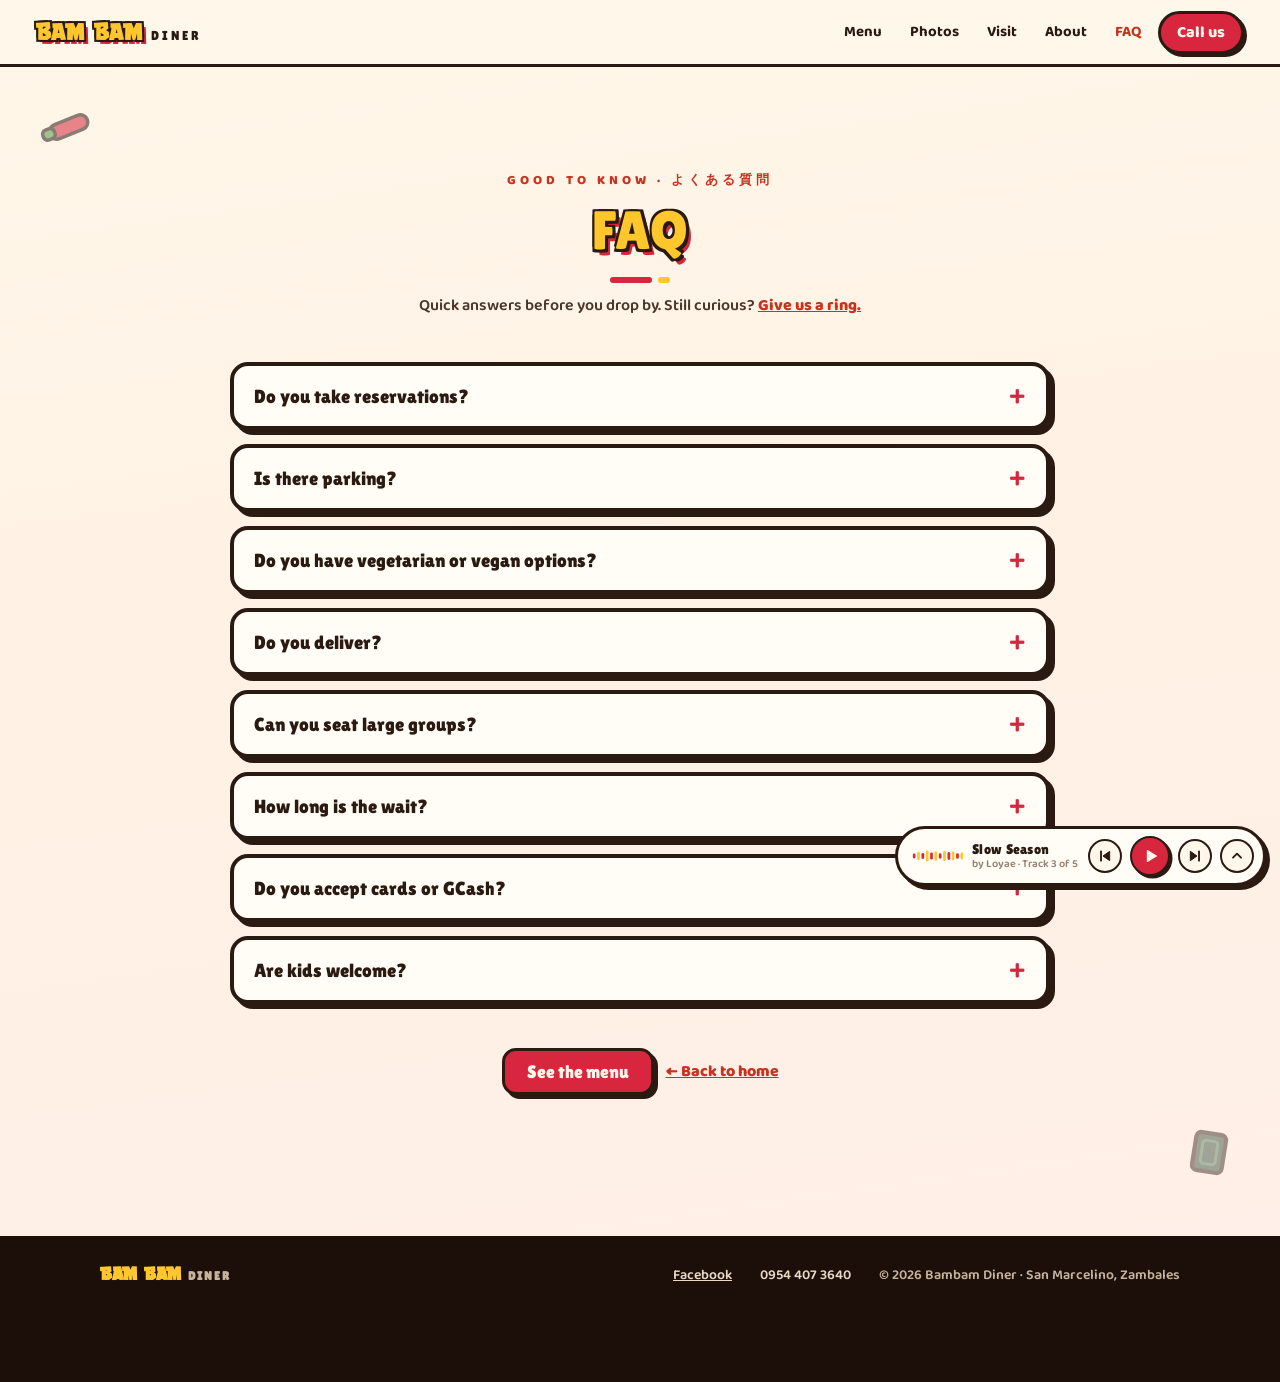
<file: faq.html>
<!DOCTYPE html>
<html lang="en">
<head>
  <meta charset="utf-8">
  <meta name="viewport" content="width=device-width, initial-scale=1">
  <title>FAQ — Bambam Diner · San Marcelino, Zambales</title>
  <meta name="description" content="Frequently asked questions about Bambam Diner — reservations, parking, vegetarian options, delivery, group seating, wait times, and payment.">
  <link rel="icon" href="data:image/svg+xml,<svg xmlns=%22http://www.w3.org/2000/svg%22 viewBox=%220 0 100 100%22><ellipse cx=%2250%22 cy=%2240%22 rx=%2242%22 ry=%2210%22 fill=%22%23FFC72C%22 stroke=%22%232B1A12%22 stroke-width=%225%22/><path d=%22M11 40 L21 78 Q50 92 79 78 L89 40%22 fill=%22%23D7263D%22 stroke=%22%232B1A12%22 stroke-width=%225%22 stroke-linejoin=%22round%22/><path d=%22M25 38 q12 -10 25 0 t25 0%22 fill=%22none%22 stroke=%22%23FFF7E9%22 stroke-width=%226%22 stroke-linecap=%22round%22/></svg>">
  <link rel="preconnect" href="https://fonts.googleapis.com">
  <link rel="preconnect" href="https://fonts.gstatic.com" crossorigin>
  <link rel="preload" as="style" href="https://fonts.googleapis.com/css2?family=Baloo+2:wght@400..800&family=Lilita+One&display=swap" onload="this.onload=null;this.rel='stylesheet';window.__bbFontCss=1" onerror="window.__bbFontCss=1">
  <noscript><link rel="stylesheet" href="https://fonts.googleapis.com/css2?family=Baloo+2:wght@400..800&family=Lilita+One&display=swap"></noscript>
  <link rel="stylesheet" href="css/style.css">
  <link rel="preload" as="font" type="font/woff2" href="assets/fonts/GAMERIA.woff2" crossorigin>
  <style>
    /* Loading screen — critical CSS, inline so it paints before external assets.
       The reveal is a noren-curtain split: two striped panels slide off opposite
       edges (transform-only, duration set by JS for constant px/s velocity). */
    #bbLoader { position: fixed; inset: 0; z-index: 200; display: flex; align-items: center; justify-content: center; font-family: 'Lilita One', 'Trebuchet MS', cursive; }
    #bbLoader.done { pointer-events: none; }
    .bbl-panel { position: absolute; top: 0; bottom: 0; width: 50.4%; display: flex; align-items: center; justify-content: center; background: repeating-linear-gradient(90deg, #D7263D 0 26px, #C92E24 26px 34px); transition: transform .8s cubic-bezier(.7, 0, .3, 1); will-change: transform; }
    .bbl-panel::after { content: ''; position: absolute; top: 0; left: 0; right: 0; height: 12px; background: #2B1A12; }
    .bbl-panel-l { left: 0; border-right: 4px solid #2B1A12; }
    .bbl-panel-r { right: 0; border-left: 4px solid #2B1A12; }
    .bbl-glyph { font-size: clamp(70px, 12vw, 130px); font-weight: 800; color: rgba(255, 199, 44, .22); user-select: none; }
    #bbLoader.done .bbl-panel-l { transform: translateX(-103%); }
    #bbLoader.done .bbl-panel-r { transform: translateX(103%); }
    .bbl-center { position: relative; z-index: 1; display: flex; flex-direction: column; align-items: center; gap: 14px; transition: opacity .3s ease; }
    #bbLoader.done .bbl-center { opacity: 0; }
    /* Reduced motion: no curtain travel — plain quick fade of the whole loader
       (the global reduced-motion rule shrinks this transition further). */
    @media (prefers-reduced-motion: reduce) {
      #bbLoader { transition: opacity .2s ease; }
      #bbLoader.done { opacity: 0; }
      .bbl-panel { transition: none !important; }
      #bbLoader.done .bbl-panel-l, #bbLoader.done .bbl-panel-r { transform: none !important; }
    }
    .bbl-logo { font-family: 'Gameria', 'Lilita One', 'Trebuchet MS', cursive; font-size: clamp(44px, 9vw, 72px); color: #FFC72C; line-height: 1; text-shadow: -3px -3px 0 #2B1A12, 3px -3px 0 #2B1A12, -3px 3px 0 #2B1A12, 3px 3px 0 #2B1A12, 6px 7px 0 #D7263D; }
    .bbl-badge { font-size: 15px; letter-spacing: 9px; color: #2B1A12; background: #FFC72C; border: 3px solid #2B1A12; border-radius: 8px; padding: 3px 4px 3px 13px; box-shadow: 3px 3px 0 #2B1A12; }
    .bbl-dots { display: flex; gap: 9px; margin-top: 10px; }
    .bbl-dots span { width: 13px; height: 13px; border-radius: 50%; border: 2.5px solid #2B1A12; animation: bblBob 1s ease-in-out infinite; }
    .bbl-dots span:nth-child(1) { background: #D7263D; }
    .bbl-dots span:nth-child(2) { background: #FFC72C; animation-delay: .15s; }
    .bbl-dots span:nth-child(3) { background: #D7263D; animation-delay: .3s; }
    @keyframes bblBob { 0%, 100% { transform: translateY(0); } 50% { transform: translateY(-9px); } }
    .bbl-music { margin-top: 14px; font-family: inherit; font-size: 15px; letter-spacing: .5px; color: #2B1A12; background: #FFFDF6; border: 3px solid #2B1A12; border-radius: 999px; padding: 9px 20px; box-shadow: 3px 3px 0 #2B1A12; cursor: pointer; transition: transform .12s ease, box-shadow .12s ease, background .2s ease; display: inline-flex; align-items: center; gap: 8px; }
    .bbl-music:hover { transform: translate(1px, 1px); box-shadow: 2px 2px 0 #2B1A12; }
    .bbl-music.on { background: #FFC72C; cursor: default; }
    .bbl-music-ico-on { display: none; }
    .bbl-music.on .bbl-music-ico-off { display: none; }
    .bbl-music.on .bbl-music-ico-on { display: inline-flex; }
  </style>
</head>
<body>

<div id="bbLoader">
  <div class="bbl-panel bbl-panel-l" aria-hidden="true"><span class="bbl-glyph">拉</span></div>
  <div class="bbl-panel bbl-panel-r" aria-hidden="true"><span class="bbl-glyph">面</span></div>
  <div class="bbl-center">
    <div class="bbl-logo" aria-hidden="true">BAM BAM</div>
    <div class="bbl-badge" aria-hidden="true">DINER</div>
    <div class="bbl-dots" aria-hidden="true"><span></span><span></span><span></span></div>
    <button id="bbLoaderMusic" class="bbl-music" type="button">
      <svg class="bbl-music-ico bbl-music-ico-off" viewBox="0 0 24 24" width="15" height="15" aria-hidden="true"><path d="M11 5 6 9H2v6h4l5 4V5z" fill="#2B1A12" stroke="#2B1A12" stroke-width="1.8" stroke-linejoin="round"/><path d="M15.5 8.5a5 5 0 0 1 0 7M18.6 5.4a9.4 9.4 0 0 1 0 13.2" fill="none" stroke="#2B1A12" stroke-width="2.2" stroke-linecap="round"/></svg>
      <svg class="bbl-music-ico bbl-music-ico-on" viewBox="0 0 24 24" width="15" height="15" aria-hidden="true"><path d="M9 17.5V6l8-2v11.5" fill="none" stroke="#2B1A12" stroke-width="1.8" stroke-linecap="round" stroke-linejoin="round"/><circle cx="6.5" cy="17.5" r="2.6" fill="#D7263D" stroke="#2B1A12" stroke-width="1.4"/><circle cx="14.5" cy="15.5" r="2.6" fill="#FFC72C" stroke="#2B1A12" stroke-width="1.4"/></svg>
      <span id="bbLoaderMusicText">Click to enable music</span>
    </button>
  </div>
</div>
<noscript><style>#bbLoader { display: none !important; }</style></noscript>
<script>
/* Loader bootstrap (subpage variant) — same reveal gating as index.html minus
   the 3D wait: main.js still signals __bbHeroReady (no #bowl3d here, so its
   3D gate settles immediately after first paint). MIN_SHOW keeps the curtain
   an intentional branded beat instead of a flicker on these light pages;
   the 4.5s hard cap stays as the same safety ceiling. */
(function () {
  var loader = document.getElementById('bbLoader');
  document.documentElement.style.overflow = 'hidden';
  var done = false, pageReady = false, heroReady = false, minShown = false;
  var MIN_SHOW = 550;
  function reveal() {
    if (done) return;
    done = true;
    document.documentElement.style.overflow = '';
    /* Same constant-velocity curtain as index: ~720px/s, clamped 340-1200ms */
    var ms = Math.round(Math.max(340, Math.min(1200, (window.innerWidth / 2) / 0.72)));
    var panels = loader.querySelectorAll('.bbl-panel');
    for (var i = 0; i < panels.length; i++) panels[i].style.transitionDuration = ms + 'ms';
    loader.classList.add('done');
    window.__bbRevealed = true;
    document.dispatchEvent(new Event('bb:reveal'));
    setTimeout(function () { loader.style.display = 'none'; }, ms + 150);
  }
  function check() { if (pageReady && heroReady && minShown) reveal(); }
  window.__bbHeroReady = function () { heroReady = true; check(); };
  setTimeout(function () { minShown = true; check(); }, MIN_SHOW);
  function whenFonts() {
    var fonts = (document.fonts && document.fonts.ready) ? document.fonts.ready : Promise.resolve();
    function ok() { pageReady = true; check(); }
    fonts.then(ok, ok);
  }
  function afterDom() {
    var t0 = Date.now();
    (function poll() {
      if (window.__bbFontCss || Date.now() - t0 > 2000) whenFonts();
      else setTimeout(poll, 60);
    })();
  }
  if (document.readyState !== 'loading') afterDom();
  else document.addEventListener('DOMContentLoaded', afterDom);
  setTimeout(reveal, 4500);

  /* Enable-music bootstrap — same gesture rules as index.html (audio.play()
     must run synchronously inside the click). player.js adopts __bbMusic and
     restores any saved session state; keep this track list in sync with
     index.html and player.js. */
  var music = window.__bbMusic = {
    tracks: [
      'As Daylight Fades by Sulu',
      'beneath the sakura by baegel',
      'Slow Season by Loyae',
      'Smooth Rift by Mhern',
      'Tidal Waves by Auxjack'
    ],
    index: Math.floor(Math.random() * 5),
    audio: null,
    wanted: false
  };
  try {
    var st = JSON.parse(sessionStorage.getItem('bbMusicState'));
    if (st && typeof st.index === 'number' && st.index >= 0 && st.index < music.tracks.length) music.index = st.index;
  } catch (e) { /* storage blocked: keep the random pick */ }
  var mbtn = document.getElementById('bbLoaderMusic');
  mbtn.addEventListener('click', function () {
    if (music.wanted) return;
    music.wanted = true;
    if (!music.audio) {
      music.audio = new Audio('audio/' + encodeURIComponent(music.tracks[music.index]) + '.mp3');
      music.audio.volume = 0.7;
    }
    var p = music.audio.play();
    if (p && p.catch) p.catch(function () {});
    mbtn.classList.add('on');
    var mbtnText = document.getElementById('bbLoaderMusicText');
    if (mbtnText) mbtnText.textContent = 'Music on — enjoy!';
    document.dispatchEvent(new Event('bb:musicwanted'));
  });
})();
</script>

<div style="font-family: 'Baloo 2', 'Trebuchet MS', sans-serif; background: #FFF7E9; color: #2B1A12; overflow-x: clip; min-height: 100svh; display: flex; flex-direction: column;">

  <!-- ============ NAV (shared) ============ -->
  <nav id="topNav" style="position: fixed; top: 0; left: 0; right: 0; z-index: 60; display: flex; align-items: center; gap: 14px; padding: 10px clamp(14px, 4vw, 36px); background: rgba(255,247,233,.94); backdrop-filter: blur(8px); border-bottom: 3px solid #2B1A12; transition: box-shadow .4s ease;">
    <a href="/#bowl-done" style="text-decoration: none; display: flex; align-items: baseline; gap: 8px;">
      <span style="font-family: 'Gameria', 'Lilita One', cursive; font-size: 24px; color: #FFC72C; text-shadow: -2px -2px 0 #2B1A12, 2px -2px 0 #2B1A12, -2px 2px 0 #2B1A12, 2px 2px 0 #2B1A12, 4px 4px 0 #D7263D;">BAM BAM</span>
      <span style="font-family: 'Lilita One', cursive; font-size: 13px; letter-spacing: 3px; color: #2B1A12;">DINER</span>
    </a>
    <div style="flex: 1;"></div>
    <div id="navLinks" class="nav-links">
      <a class="nav-link" href="/#menu">Menu</a>
      <a class="nav-link" href="/#gallery">Photos</a>
      <a class="nav-link" href="/#visit">Visit</a>
      <a class="nav-link" href="/about">About</a>
      <a class="nav-link" href="/faq" style="color: #C8321F;" aria-current="page">FAQ</a>
    </div>
    <a class="btn-call" href="tel:+639544073640">Call us</a>
    <button id="navToggle" class="nav-toggle" type="button" aria-label="Open menu" aria-expanded="false" aria-controls="navLinks"><span></span><span></span><span></span></button>
  </nav>

  <!-- ============ FAQ ============ -->
  <!--
    PLACEHOLDER FAQ CONTENT — these are realistic guesses for a small ramen diner,
    NOT confirmed answers. Replace each answer with Bambam Diner's actual policies
    (reservations, parking, veggie options, delivery, groups, wait times, payment).
  -->
  <main style="flex: 1; position: relative; z-index: 2; background: linear-gradient(172deg, #FFF7E9 0%, #FFF1E4 55%, #FFEFE8 100%); padding: clamp(120px, 15vw, 170px) clamp(16px, 4vw, 40px) clamp(84px, 11vw, 150px);">
    <div id="fl3" aria-hidden="true" style="position: absolute; top: 110px; left: 3%; z-index: -1; opacity: .55; transform: rotate(-22deg); pointer-events: none;">
      <div style="animation: bbFloat 6.2s ease-in-out infinite .6s;">
        <svg viewBox="0 0 64 40" style="width: 56px; height: 35px; display: block;"><rect x="12" y="12" width="46" height="17" rx="8.5" fill="#D7263D" stroke="#2B1A12" stroke-width="4"></rect><rect x="4" y="14" width="14" height="12" rx="5" fill="#4E9C46" stroke="#2B1A12" stroke-width="4"></rect></svg>
      </div>
    </div>
    <div id="fl4" aria-hidden="true" style="position: absolute; bottom: 60px; right: 4%; z-index: -1; opacity: .45; transform: rotate(9deg); pointer-events: none;">
      <div style="animation: bbFloat 7.4s ease-in-out infinite 1.8s;">
        <svg viewBox="0 0 48 56" style="width: 40px; height: 47px; display: block;"><rect x="6" y="5" width="36" height="46" rx="6" fill="#2E4A38" stroke="#2B1A12" stroke-width="5"></rect><rect x="15" y="14" width="18" height="28" rx="4" fill="none" stroke="#4C7A57" stroke-width="3.5"></rect></svg>
      </div>
    </div>

    <div style="max-width: 820px; margin: 0 auto; display: flex; flex-direction: column; gap: clamp(28px, 4vw, 44px);">
      <div data-reveal="1" style="text-align: center;">
        <div style="font-weight: 800; letter-spacing: 4px; font-size: 13px; color: #C8321F; text-transform: uppercase;">Good to know · よくある質問</div>
        <h1 style="margin: 8px 0 0; font-family: 'Lilita One', cursive; font-weight: 400; font-size: clamp(34px, 5vw, 54px); color: #FFC72C; text-shadow: -2.5px -2.5px 0 #2B1A12, 2.5px -2.5px 0 #2B1A12, -2.5px 2.5px 0 #2B1A12, 2.5px 2.5px 0 #2B1A12, 5px 6px 0 #D7263D;">FAQ</h1>
        <div style="display: flex; justify-content: center; align-items: center; gap: 6px; margin-top: 16px;"><span style="width: 42px; height: 6px; border-radius: 999px; background: #D7263D;"></span><span style="width: 12px; height: 6px; border-radius: 999px; background: #FFC72C;"></span></div>
        <p style="margin: 10px 0 0; color: #4A362B; font-weight: 600;">Quick answers before you drop by. Still curious? <a href="tel:+639544073640" style="font-weight: 800;">Give us a ring.</a></p>
      </div>

      <div data-reveal-stagger="1" style="display: flex; flex-direction: column; gap: 14px;">
        <details class="faq-item">
          <summary>Do you take reservations?</summary>
          <div class="faq-a">We're a small, casual spot — walk-ins are the way to go. For a bigger group or a small celebration, message us on Facebook or call ahead and we'll do our best to set things up for you.</div>
        </details>
        <details class="faq-item">
          <summary>Is there parking?</summary>
          <div class="faq-a">Yes — there's roadside parking right along the National Highway in front of the diner. Tricycles can drop you off at the entrance.</div>
        </details>
        <details class="faq-item">
          <summary>Do you have vegetarian or vegan options?</summary>
          <div class="faq-a">Our broths are slow-boiled from pork bones, so the ramen isn't vegetarian. Gyoza rice and our bingsu desserts are the friendliest picks for lighter eaters — and if you call ahead, we can suggest what works for you that day.</div>
        </details>
        <details class="faq-item">
          <summary>Do you deliver?</summary>
          <div class="faq-a">We do pickup orders — call 0954 407 3640 and your bowl will be ready when you arrive. Delivery within San Marcelino may be possible for larger orders; message us on Facebook to arrange it.</div>
        </details>
        <details class="faq-item">
          <summary>Can you seat large groups?</summary>
          <div class="faq-a">Our open-air setup is flexible! Groups of 6–10 are usually fine, especially on weekday afternoons. For anything bigger, give us a heads-up so we can push tables together before you arrive.</div>
        </details>
        <details class="faq-item">
          <summary>How long is the wait?</summary>
          <div class="faq-a">Most bowls land in about 10–15 minutes — the broth's been going since morning, so it's mostly assembly. Weekend dinnertime can stretch a bit longer when every table wants tantanmen at once.</div>
        </details>
        <details class="faq-item">
          <summary>Do you accept cards or GCash?</summary>
          <div class="faq-a">Cash and GCash are the smoothest. We don't take cards yet — there's nowhere nearby to tap, so bring cash or your phone.</div>
        </details>
        <details class="faq-item">
          <summary>Are kids welcome?</summary>
          <div class="faq-a">Absolutely — we're family-friendly and the bingsu was practically made for them. Ask for a milder bowl for the little ones and we'll go easy on the spice.</div>
        </details>
      </div>

      <div data-reveal="1" style="display: flex; flex-wrap: wrap; gap: 12px; align-items: center; justify-content: center;">
        <a class="btn-chunky" href="/#menu" style="background: #D7263D; color: #FFF7E9;">See the menu</a>
        <a href="/" style="font-weight: 800; color: #C8321F;">← Back to home</a>
      </div>
    </div>
  </main>

  <!-- ============ FOOTER (shared) ============ -->
  <footer style="position: relative; z-index: 2; background: #1C0F09; color: #C7B39C; padding: 28px clamp(16px, 4vw, 40px);">
    <div style="max-width: 1080px; margin: 0 auto; display: flex; flex-wrap: wrap; align-items: center; gap: 14px 28px; font-size: 14px; font-weight: 600;">
      <span style="font-family: 'Gameria', 'Lilita One', cursive; font-size: 18px; color: #FFC72C;">BAM BAM <span style="font-size: 12px; letter-spacing: 2px; color: #C7B39C; font-family: 'Lilita One', cursive;">DINER</span></span>
      <span style="flex: 1;"></span>
      <a class="footer-link" href="https://www.facebook.com/search/top?q=bambam%20diner" target="_blank" rel="noopener">Facebook</a>
      <a class="footer-link" href="tel:+639544073640" style="text-decoration: none;">0954 407 3640</a>
      <span>© 2026 Bambam Diner · San Marcelino, Zambales</span>
    </div>
  </footer>
</div>

<!-- ============ FLOATING MUSIC PLAYER ============ -->
<div id="bbPlayer" aria-label="Background music player">
  <button id="bbpMini" class="bbp-mini" type="button" aria-label="Expand music player">
    <span class="bbp-mini-eq" aria-hidden="true"><span></span><span></span><span></span></span>
    <span id="bbpMiniTitle" class="bbp-mini-title">&nbsp;</span>
  </button>
  <div id="bbpPop" hidden>
    <div class="bbp-controls">
      <button id="bbpShuffle" class="bbp-chip" type="button" aria-pressed="false" aria-label="Shuffle off" title="Shuffle">
        <svg viewBox="0 0 24 24" aria-hidden="true" fill="none" stroke="currentColor" stroke-width="2.4" stroke-linecap="round" stroke-linejoin="round"><path d="M16 3h5v5"/><path d="M4 20 21 3"/><path d="M21 16v5h-5"/><path d="m15 15 6 6"/><path d="m4 4 5 5"/></svg>
      </button>
      <button id="bbpRepeat" class="bbp-chip" type="button" aria-label="Repeat: off" title="Repeat">
        <svg viewBox="0 0 24 24" aria-hidden="true" fill="none" stroke="currentColor" stroke-width="2.4" stroke-linecap="round" stroke-linejoin="round"><path d="m17 1 4 4-4 4"/><path d="M3 11V9a4 4 0 0 1 4-4h14"/><path d="m7 23-4-4 4-4"/><path d="M21 13v2a4 4 0 0 1-4 4H3"/></svg>
        <span id="bbpRepeatBadge" class="bbp-badge" aria-hidden="true">1</span>
      </button>
      <button id="bbpMute" class="bbp-chip" type="button" aria-pressed="false" aria-label="Mute" title="Mute / unmute">
        <svg id="bbpMuteOn" viewBox="0 0 24 24" aria-hidden="true"><path d="M11 5 6 9H2v6h4l5 4V5z" fill="currentColor" stroke="currentColor" stroke-width="1.8" stroke-linejoin="round"/><path d="M15.5 8.5a5 5 0 0 1 0 7M18.6 5.4a9.4 9.4 0 0 1 0 13.2" fill="none" stroke="currentColor" stroke-width="2.2" stroke-linecap="round"/></svg>
        <svg id="bbpMuteOff" viewBox="0 0 24 24" aria-hidden="true"><path d="M11 5 6 9H2v6h4l5 4V5z" fill="currentColor" stroke="currentColor" stroke-width="1.8" stroke-linejoin="round"/><path d="m16 9 6 6M22 9l-6 6" fill="none" stroke="currentColor" stroke-width="2.4" stroke-linecap="round"/></svg>
      </button>
      <input id="bbpVol" type="range" min="0" max="100" step="1" value="70" aria-label="Volume">
    </div>
    <ol id="bbpList" class="bbp-list"></ol>
  </div>
  <div class="bbp-pill">
    <canvas id="bbpWave" width="52" height="26" aria-hidden="true"></canvas>
    <div class="bbp-meta" aria-live="polite">
      <div id="bbpTitle" class="bbp-title">&nbsp;</div>
      <div id="bbpSub" class="bbp-sub">&nbsp;</div>
    </div>
    <button id="bbpPrev" class="bbp-btn" type="button" aria-label="Previous track" title="Previous">
      <svg viewBox="0 0 24 24" aria-hidden="true"><path d="M19 5v14L9 12l10-7z" fill="currentColor" stroke="currentColor" stroke-width="1.5" stroke-linejoin="round"/><path d="M6 5v14" fill="none" stroke="currentColor" stroke-width="2.8" stroke-linecap="round"/></svg>
    </button>
    <button id="bbpPlay" class="bbp-btn bbp-play" type="button" aria-label="Play" title="Play / pause">
      <svg id="bbpPlayIco" viewBox="0 0 24 24" aria-hidden="true"><path d="M8.5 4.8v14.4L20.5 12 8.5 4.8z" fill="currentColor" stroke="currentColor" stroke-width="1.5" stroke-linejoin="round"/></svg>
      <svg id="bbpPauseIco" viewBox="0 0 24 24" aria-hidden="true"><path d="M8 5.5v13M16 5.5v13" fill="none" stroke="currentColor" stroke-width="3.6" stroke-linecap="round"/></svg>
    </button>
    <button id="bbpNext" class="bbp-btn" type="button" aria-label="Next track" title="Next">
      <svg viewBox="0 0 24 24" aria-hidden="true"><path d="M5 5v14l10-7L5 5z" fill="currentColor" stroke="currentColor" stroke-width="1.5" stroke-linejoin="round"/><path d="M18 5v14" fill="none" stroke="currentColor" stroke-width="2.8" stroke-linecap="round"/></svg>
    </button>
    <button id="bbpMore" class="bbp-btn bbp-more" type="button" aria-expanded="false" aria-controls="bbpPop" aria-label="More music controls" title="More controls">
      <svg viewBox="0 0 24 24" aria-hidden="true"><path d="M6 14.5 12 8.5l6 6" fill="none" stroke="currentColor" stroke-width="2.8" stroke-linecap="round" stroke-linejoin="round"/></svg>
    </button>
    <button id="bbpFold" class="bbp-btn bbp-fold" type="button" aria-label="Collapse player" title="Collapse">
      <svg viewBox="0 0 24 24" aria-hidden="true"><path d="M6 9.5l6 6 6-6" fill="none" stroke="currentColor" stroke-width="2.8" stroke-linecap="round" stroke-linejoin="round"/></svg>
    </button>
  </div>
</div>

<script src="js/player.js"></script>
<script src="js/main.js"></script>
</body>
</html>
</file>
<file: css/style.css>
/* ---- Gameria (commercially licensed, self-hosted) — the real wordmark font.
        Uppercase-only glyph set: every use must be literal caps. Lilita One
        (the previous visual approximation) stays in the stack as the fallback
        if the file fails to load. Only .woff2 was supplied; woff2 covers all
        current browsers and older ones just keep the Lilita One fallback. ---- */
@font-face {
  font-family: 'Gameria';
  src: url('../assets/fonts/GAMERIA.woff2') format('woff2');
  font-weight: 400;
  font-style: normal;
  font-display: swap;
}

*, *::before, *::after { box-sizing: border-box; }
html { scroll-behavior: smooth; }
body { margin: 0; background: #FFF7E9; }
a { color: #C8321F; }
a:hover { color: #96200F; }
::selection { background: #FFC72C; color: #2B1A12; }

@keyframes bbSteam {
  0% { transform: translateY(10px); opacity: 0; }
  30% { opacity: .85; }
  100% { transform: translateY(-30px); opacity: 0; }
}
@keyframes bbSway {
  0%, 100% { transform: rotate(3deg); }
  50% { transform: rotate(-3deg); }
}
@keyframes bbBob {
  0%, 100% { transform: translateY(0); }
  50% { transform: translateY(7px); }
}
@keyframes bbFloat {
  0%, 100% { transform: translateY(0); }
  50% { transform: translateY(-11px); }
}
@keyframes bbPulse {
  0%, 100% { opacity: 1; }
  50% { opacity: .45; }
}

/* ---- Nav ---- */
.nav-links {
  display: flex; align-items: center;
  gap: clamp(10px, 2.5vw, 24px);
  font-weight: 700; font-size: 15px;
}
.nav-link { text-decoration: none; color: #2B1A12; padding: 10px 2px; }
.nav-link:hover { color: #C8321F; }
.btn-call {
  text-decoration: none; background: #D7263D; color: #FFF7E9;
  border: 3px solid #2B1A12; border-radius: 999px; padding: 6px 16px;
  font-weight: 800; box-shadow: 3px 3px 0 #2B1A12; white-space: nowrap;
  transition: background .2s ease;
}
.btn-call:hover { background: #B71C31; color: #FFF7E9; }
.nav-toggle { display: none; }

/* Hamburger nav below tablet width */
@media (max-width: 767px) {
  .nav-toggle {
    display: flex; flex-direction: column; justify-content: center; align-items: center; gap: 5px;
    width: 44px; height: 44px; flex: none;
    background: #FFFDF6; border: 3px solid #2B1A12; border-radius: 12px;
    box-shadow: 3px 3px 0 #2B1A12; cursor: pointer; padding: 0;
  }
  .nav-toggle span {
    display: block; width: 20px; height: 3px; border-radius: 2px; background: #2B1A12;
    transition: transform .25s ease, opacity .2s ease;
  }
  .nav-toggle[aria-expanded="true"] span:nth-child(1) { transform: translateY(8px) rotate(45deg); }
  .nav-toggle[aria-expanded="true"] span:nth-child(2) { opacity: 0; }
  .nav-toggle[aria-expanded="true"] span:nth-child(3) { transform: translateY(-8px) rotate(-45deg); }
  .nav-links {
    display: none;
    position: absolute; top: 100%; left: 0; right: 0;
    flex-direction: column; align-items: stretch; gap: 0;
    background: #FFF7E9; border-bottom: 3px solid #2B1A12;
    box-shadow: 0 16px 26px rgba(43, 26, 18, .18);
    padding: 4px 0 10px;
  }
  .nav-links.open { display: flex; }
  .nav-links .nav-link {
    display: flex; align-items: center; min-height: 48px; box-sizing: border-box;
    padding: 10px clamp(18px, 6vw, 30px); font-size: 17px;
    border-top: 2px dashed rgba(43, 26, 18, .14);
  }
  .nav-links .nav-link:first-child { border-top: none; }
}

/* ---- Hero CTAs ---- */
.btn-chunky {
  text-decoration: none; font-family: 'Lilita One', cursive; font-size: 18px;
  border: 3px solid #2B1A12; border-radius: 14px; padding: 10px 22px;
  box-shadow: 4px 4px 0 #2B1A12;
  transition: transform .15s ease, box-shadow .15s ease;
}
.btn-chunky:hover { transform: translate(2px, 2px); box-shadow: 2px 2px 0 #2B1A12; }
.btn-chunky[href^="tel"]:hover { color: #FFF7E9; }
.btn-chunky[href="#visit"]:hover { color: #2B1A12; }

/* ---- Menu cards ---- */
.menu-card {
  background: #FFFDF6; border: 4px solid #2B1A12; border-radius: 22px;
  box-shadow: 7px 7px 0 #2B1A12;
  transition: transform .28s cubic-bezier(.33, 1, .68, 1), box-shadow .28s cubic-bezier(.33, 1, .68, 1);
}
.menu-card:hover { transform: translateY(-6px); box-shadow: 10px 14px 0 #2B1A12; }
.menu-card:active { transform: translateY(-2px); box-shadow: 8px 10px 0 #2B1A12; }

/* ---- Review cards ---- */
.review-card {
  background: #FFFDF6; border: 3.5px solid #2B1A12; border-radius: 18px; padding: 22px;
  box-shadow: 5px 5px 0 var(--shcol, #2B1A12); transform: rotate(var(--rot, 0deg));
  display: flex; flex-direction: column; gap: 10px;
  transition: transform .28s cubic-bezier(.33, 1, .68, 1), box-shadow .28s cubic-bezier(.33, 1, .68, 1);
}
.review-card:hover { transform: rotate(var(--rot, 0deg)) translateY(-5px); box-shadow: 7px 10px 0 var(--shcol, #2B1A12); }

/* ---- Visit buttons & links ---- */
.btn-visit-yellow {
  text-decoration: none; font-family: 'Lilita One', cursive; font-size: 17px;
  background: #FFC72C; color: #2B1A12; border: 3px solid #FFF7E9;
  border-radius: 14px; padding: 10px 20px; box-shadow: 4px 4px 0 #D7263D;
  transition: transform .15s ease, box-shadow .15s ease;
}
.btn-visit-yellow:hover { transform: translate(2px, 2px); box-shadow: 2px 2px 0 #D7263D; color: #2B1A12; }
.btn-visit-ghost {
  text-decoration: none; font-family: 'Lilita One', cursive; font-size: 17px;
  background: transparent; color: #FFF7E9; border: 3px solid #FFF7E9;
  border-radius: 14px; padding: 10px 20px;
  transition: background .2s ease;
}
.btn-visit-ghost:hover, .btn-visit-ghost:active { background: #1877F2; color: #FFF7E9; }
.maps-link { text-decoration: none; color: #FFC72C; font-weight: 800; font-size: 15px; align-self: flex-end; }
.maps-link:hover { color: #FFDD70; }

/* ---- Footer ---- */
.footer-link { color: #E8D9C4; }
.footer-link:hover { color: #FFC72C; }
/* The fixed music player (bottom-right, z 90) parks over the footer's last
   line at full scroll — the text can never scroll clear of it, so the footer
   reserves the pill's band. !important beats the footer's inline padding.
   96px = desktop pill 64 + 24 bottom offset + breathing room; phones get the
   44px mini bar + 14px offset. */
footer { padding-bottom: 96px !important; }
@media (max-width: 760px) {
  footer { padding-bottom: 72px !important; }
}

/* ---- Hero bowl: never wider than its grid column ---- */
#bowlWrap { max-width: 100%; }

/* ---- Hero caption / progress bar: breathing room below the bowl ---- */
#stageCaption { margin-top: 4px; }
#buildBar { margin-top: 8px; }

/* ---- Pinned hero: dynamic viewport height where supported (Safari toolbar collapse) ---- */
@supports (height: 100dvh) {
  #heroSticky { height: 100dvh !important; }
}

/* ---- Stats marquee ---- */
#statsMarquee {
  position: relative; z-index: 2; overflow: hidden;
  background: linear-gradient(115deg, #1C0F09 0%, #35110C 55%, #48140F 100%);
  border-top: 3px solid #2B1A12;
  padding: 13px 0;
  font-family: 'Baloo 2', 'Trebuchet MS', sans-serif;
}
.marquee-track {
  display: flex;
  width: max-content;
  animation: bbMarquee 48s linear infinite;
}
#statsMarquee:hover .marquee-track { animation-play-state: paused; }
.marquee-group {
  display: flex; align-items: center; flex: none;
  gap: clamp(30px, 4.5vw, 52px);
  padding-right: clamp(30px, 4.5vw, 52px);
}
.stat-item {
  display: flex; align-items: center; gap: 10px;
  white-space: nowrap; color: #E8D9C4;
  font-weight: 700; font-size: 15px;
}
.stat-item svg { width: 21px; height: 21px; flex: none; }
.stat-item b {
  font-family: 'Lilita One', cursive; font-weight: 400;
  font-size: 18px; color: #FFC72C; letter-spacing: .5px;
}
@keyframes bbMarquee {
  from { transform: translateX(0); }
  to { transform: translateX(-50%); }
}
/* Reduced motion: the global rule below freezes the loop, leaving the strip static */
@media (max-width: 640px) {
  #statsMarquee { padding: 10px 0; }
  .stat-item { font-size: 13px; gap: 7px; }
  .stat-item b { font-size: 15px; }
  .stat-item svg { width: 17px; height: 17px; }
  .marquee-group { gap: 26px; padding-right: 26px; }
}

/* ---- FAQ accordions ---- */
.faq-item {
  background: #FFFDF6; border: 4px solid #2B1A12; border-radius: 18px;
  box-shadow: 5px 5px 0 #2B1A12; overflow: hidden;
}
.faq-item summary {
  list-style: none; cursor: pointer;
  display: flex; justify-content: space-between; align-items: center; gap: 14px;
  padding: 16px 20px;
  font-family: 'Lilita One', cursive; font-size: clamp(16px, 2vw, 19px); color: #2B1A12;
}
.faq-item summary::-webkit-details-marker { display: none; }
.faq-item summary::after {
  content: '+'; font-size: 28px; line-height: 1; color: #D7263D; flex: none;
  transition: transform .25s ease;
}
.faq-item[open] summary::after { transform: rotate(45deg); }
.faq-item summary:hover { background: #FFF3DC; }
.faq-a { padding: 0 20px 18px; color: #4A362B; font-weight: 600; line-height: 1.6; font-size: 16px; }

/* ---- Gallery: 4×2 on desktop AND tablets, single column on phones ---- */
#galleryGrid { grid-template-columns: repeat(4, 1fr) !important; }
#galleryGrid > div { height: auto !important; aspect-ratio: 1 / 1; }
@media (max-width: 900px) {
  #galleryGrid { gap: 12px !important; }
}
@media (max-width: 600px) {
  #galleryGrid { grid-template-columns: 1fr !important; gap: 16px !important; }
  #galleryGrid > div { aspect-ratio: 4 / 3; }
}

/* ---- Hero 3D canvas: crossfades in over the state-matched SVG when the
        deferred three.js stack arrives after the reveal (snapped to opaque
        pre-reveal — see upgrade3D in main.js) ---- */
#bowl3d { opacity: 0; transition: opacity .45s ease; }
#bowlFallback { transition: opacity .45s ease; }

/* ---- Floating music player ---- */
#bbPlayer {
  position: fixed; right: 14px; bottom: 14px; z-index: 90;
  font-family: 'Baloo 2', 'Trebuchet MS', sans-serif;
  pointer-events: none; /* container may be larger than the visible layer */
}
#bbPlayer .bbp-pill, #bbPlayer .bbp-mini, #bbPlayer #bbpPop { pointer-events: auto; }
.bbp-pill {
  display: flex; align-items: center; gap: 8px;
  background: #FFFDF6; border: 3px solid #2B1A12; border-radius: 999px;
  padding: 7px 9px 7px 14px; box-shadow: 4px 4px 0 #2B1A12;
}
#bbpWave { width: 52px; height: 26px; flex: none; }
.bbp-meta { min-width: 0; max-width: 150px; line-height: 1.18; margin-right: 2px; }
.bbp-title {
  font-family: 'Lilita One', cursive; font-size: 14px; letter-spacing: .3px; color: #2B1A12;
  white-space: nowrap; overflow: hidden; text-overflow: ellipsis;
}
.bbp-sub {
  font-size: 11px; font-weight: 600; color: #97806D;
  white-space: nowrap; overflow: hidden; text-overflow: ellipsis;
}
.bbp-btn {
  width: 34px; height: 34px; flex: none;
  display: inline-flex; align-items: center; justify-content: center; padding: 0;
  background: #FFF7E9; color: #2B1A12; border: 2.5px solid #2B1A12; border-radius: 50%;
  cursor: pointer; transition: transform .12s ease, background .15s ease;
}
.bbp-btn:hover { background: #FFEFC7; transform: translateY(-1px); }
.bbp-btn svg { width: 16px; height: 16px; display: block; }
.bbp-play { width: 40px; height: 40px; background: #D7263D; color: #FFF7E9; box-shadow: 2.5px 2.5px 0 #2B1A12; }
.bbp-play:hover { background: #B71C31; }
.bbp-play svg { width: 18px; height: 18px; }
.bbp-more svg { transition: transform .25s ease; }
.bbp-more[aria-expanded="true"] svg { transform: rotate(180deg); }
#bbpPop {
  position: absolute; right: 0; bottom: calc(100% + 12px); width: 262px;
  background: #FFFDF6; border: 3px solid #2B1A12; border-radius: 18px;
  box-shadow: 4px 4px 0 #2B1A12; padding: 12px;
  display: flex; flex-direction: column; gap: 10px;
}
#bbpPop[hidden] { display: none; }
.bbp-controls { display: flex; align-items: center; gap: 8px; }
.bbp-chip {
  width: 34px; height: 34px; position: relative; flex: none;
  display: inline-flex; align-items: center; justify-content: center; padding: 0;
  background: #FFF7E9; color: #2B1A12; border: 2.5px solid #2B1A12; border-radius: 10px;
  cursor: pointer; transition: background .15s ease;
}
.bbp-chip svg { width: 16px; height: 16px; display: block; }
.bbp-chip:hover { background: #FFEFC7; }
.bbp-chip.active { background: #FFC72C; }
.bbp-badge {
  position: absolute; top: -8px; right: -8px; width: 17px; height: 17px;
  border-radius: 50%; background: #D7263D; color: #FFF7E9; border: 2px solid #2B1A12;
  font-size: 10px; font-weight: 800; line-height: 13px; text-align: center;
}
#bbpVol {
  flex: 1; min-width: 0; height: 10px; margin: 0;
  appearance: none; -webkit-appearance: none;
  border-radius: 999px; background: #F3E3C2; border: 2px solid #2B1A12; cursor: pointer;
}
#bbpVol::-webkit-slider-thumb {
  -webkit-appearance: none; appearance: none;
  width: 18px; height: 18px; border-radius: 50%;
  background: #FFC72C; border: 2.5px solid #2B1A12;
}
#bbpVol::-moz-range-thumb {
  width: 13px; height: 13px; border-radius: 50%;
  background: #FFC72C; border: 2.5px solid #2B1A12;
}
.bbp-list { list-style: none; margin: 0; padding: 0; display: flex; flex-direction: column; gap: 4px; }
.bbp-list button {
  display: flex; align-items: center; gap: 8px; width: 100%; text-align: left;
  background: transparent; border: 2.5px solid transparent; border-radius: 10px;
  padding: 5px 8px; cursor: pointer; font-family: inherit;
}
.bbp-list button:hover { background: #FFF3DC; }
.bbp-list li.current button { background: #FFC72C; border-color: #2B1A12; }
.bbp-li-num { font-family: 'Lilita One', cursive; font-size: 12px; color: #C8321F; width: 14px; flex: none; }
.bbp-li-meta { min-width: 0; line-height: 1.15; }
.bbp-li-title { display: block; font-weight: 800; font-size: 13px; color: #2B1A12; white-space: nowrap; overflow: hidden; text-overflow: ellipsis; }
.bbp-li-by { display: block; font-weight: 600; font-size: 11px; color: #97806D; white-space: nowrap; overflow: hidden; text-overflow: ellipsis; }
/* ---- Music player: compact mini-bar (phones) ---- */
.bbp-mini {
  display: none; /* phone mode only — player.js adds .bb-mobile */
  align-items: center; gap: 8px;
  background: #FFFDF6; border: 2.5px solid #2B1A12; border-radius: 999px;
  padding: 8px 15px; box-shadow: 3px 3px 0 #2B1A12;
  font-family: 'Lilita One', cursive; font-size: 13px; letter-spacing: .3px; color: #2B1A12;
  cursor: pointer;
}
.bbp-mini-title { max-width: 132px; white-space: nowrap; overflow: hidden; text-overflow: ellipsis; }
.bbp-mini-eq { display: flex; align-items: flex-end; gap: 2.5px; height: 15px; flex: none; }
.bbp-mini-eq span { width: 2.5px; border-radius: 1px; height: 45%; }
.bbp-mini-eq span:nth-child(1) { background: #D7263D; }
.bbp-mini-eq span:nth-child(2) { background: #FFC72C; }
.bbp-mini-eq span:nth-child(3) { background: #D7263D; }
#bbPlayer.playing .bbp-mini-eq span { animation: bbpEq 1s ease-in-out infinite; }
#bbPlayer.playing .bbp-mini-eq span:nth-child(2) { animation-delay: .18s; }
#bbPlayer.playing .bbp-mini-eq span:nth-child(3) { animation-delay: .36s; }
@keyframes bbpEq { 0%, 100% { height: 45%; } 50% { height: 100%; } }
.bbp-fold { display: none; }

/* Phone mode: mini bar and full pill swap with an eased grow/shrink
   anchored to the bottom-right corner (~280ms, opacity + scale) */
#bbPlayer.bb-mobile .bbp-mini { display: flex; position: absolute; right: 0; bottom: 0; }
#bbPlayer.bb-mobile .bbp-fold { display: inline-flex; }
#bbPlayer.bb-mobile .bbp-mini,
#bbPlayer.bb-mobile .bbp-pill {
  transition: opacity .28s cubic-bezier(.22, .61, .36, 1),
    transform .28s cubic-bezier(.22, .61, .36, 1), visibility 0s 0s;
  transform-origin: bottom right;
}
#bbPlayer.bb-mobile.compact .bbp-pill,
#bbPlayer.bb-mobile:not(.compact) .bbp-mini {
  opacity: 0; transform: scale(.8) translateY(10px);
  visibility: hidden; pointer-events: none;
  transition: opacity .28s cubic-bezier(.22, .61, .36, 1),
    transform .28s cubic-bezier(.22, .61, .36, 1), visibility 0s .28s;
}
#bbPlayer.bb-mobile.compact #bbpPop { display: none; }

/* Hero-aware (phones): while the pinned hero is on screen its swipe caption
   + progress bar own the viewport bottom — the player steps aside entirely
   and returns once the visitor scrolls past (class toggled by player.js) */
#bbPlayer.bb-mobile.bb-hero .bbp-mini,
#bbPlayer.bb-mobile.bb-hero .bbp-pill {
  opacity: 0; transform: scale(.8) translateY(14px);
  visibility: hidden; pointer-events: none;
  transition: opacity .28s cubic-bezier(.22, .61, .36, 1),
    transform .28s cubic-bezier(.22, .61, .36, 1), visibility 0s .28s;
}
#bbPlayer.bb-mobile.bb-hero #bbpPop { display: none; }

@media (max-width: 480px) {
  #bbPlayer { right: 10px; bottom: 10px; }
  #bbpWave { width: 40px; height: 24px; }
  .bbp-meta { max-width: 84px; }
  .bbp-btn { width: 31px; height: 31px; }
  .bbp-play { width: 37px; height: 37px; }
  .bbp-pill { gap: 6px; padding: 6px 8px 6px 12px; }
  #bbpPop { width: min(262px, calc(100vw - 20px)); }
}
@media (max-width: 360px) {
  #bbpWave { display: none; }
}
/* The hero's bottom-center scroll hint would sit under the floating player on
   narrow screens; the caption pill already says "scroll/swipe to build", so
   the hint drops out there instead of colliding */
@media (max-width: 820px) { #scrollHint { display: none !important; } }

/* ---- Sakura petals (elements created by setupPetals in main.js) ----
   z-index 50: above section content (z 2), below the nav (60), music player
   (90) and loader (200) so petals never sit over controls. */
#bbPetals {
  position: fixed; inset: 0; z-index: 50;
  overflow: hidden; pointer-events: none;
}
.bb-petal {
  position: absolute; top: 0; display: block;
  aspect-ratio: 1 / 1.15;
  background: linear-gradient(135deg, #FFC9D6 0%, #F8A0B8 65%, #EE86A4 100%);
  border-radius: 92% 6% 92% 6%;
  opacity: 0;
  animation: bbPetalFall linear infinite;
  will-change: transform, opacity;
}
#bbPetals.bb-paused .bb-petal { animation-play-state: paused; }
@keyframes bbPetalFall {
  0%   { transform: translate3d(0, -6vh, 0) rotate(0deg); opacity: 0; }
  6%   { opacity: .8; }
  90%  { opacity: .8; }
  100% { transform: translate3d(var(--drift, 12vw), 106vh, 0) rotate(var(--spin, 360deg)); opacity: 0; }
}
/* Reduced motion: main.js never creates the layer; this covers any cached/
   mid-session preference flip */
@media (prefers-reduced-motion: reduce) {
  #bbPetals { display: none !important; }
}

/* ---- Focus visibility for keyboard users ---- */
a:focus-visible, button:focus-visible, summary:focus-visible {
  outline: 3px solid #D7263D;
  outline-offset: 3px;
  border-radius: 6px;
}

/* ---- Touch targets: pad hit areas to ≥44px on touch devices ---- */
@media (pointer: coarse) {
  .nav-link, .btn-call, .btn-chunky, .btn-visit-yellow, .btn-visit-ghost,
  .footer-link, .maps-link { position: relative; }
  .nav-link::after, .btn-call::after, .btn-chunky::after, .btn-visit-yellow::after,
  .btn-visit-ghost::after, .footer-link::after, .maps-link::after {
    content: ''; position: absolute; left: 0; right: 0;
    top: 50%; height: 44px; min-height: 100%;
    transform: translateY(-50%);
  }
}

/* ---- Reduced motion ---- */
@media (prefers-reduced-motion: reduce) {
  html { scroll-behavior: auto; }
  *, *::before, *::after { animation-duration: .01ms !important; animation-iteration-count: 1 !important; transition-duration: .01ms !important; }
}

/* ---- Hide floaty garnishes on smaller screens ---- */
@media (max-width: 900px) {
  #fl1, #fl2, #fl3, #fl4, #fl5, #fl6, #fl7, #fl8 { display: none !important; }
}

/* Compact wordmark on narrow screens (collapsed bar holds logo + Call us + hamburger) */
@media (max-width: 520px) {
  #topNav { gap: 10px !important; }
  #topNav a:first-child span:first-child {
    font-size: 18px !important;
    text-shadow: -1.5px -1.5px 0 #2B1A12, 1.5px -1.5px 0 #2B1A12, -1.5px 1.5px 0 #2B1A12, 1.5px 1.5px 0 #2B1A12, 3px 3px 0 #D7263D !important;
    white-space: nowrap;
  }
  #topNav a:first-child span:last-child { display: none; }
  .btn-call { font-size: 13px; padding: 6px 12px; }
}

/* Stacked, centered hero: touch devices (phone + iPad, any orientation) and narrow windows.
   Side-by-side survives only on hover/fine-pointer viewports wider than 900px. */
@media (max-width: 900px), ((hover: none) and (pointer: coarse)) {
  #heroGrid { grid-template-columns: 1fr !important; justify-items: center; }
  #top { align-items: center !important; text-align: center; }
  #heroCtas { justify-content: center; }
  #heroStatus { justify-content: center; }
  /* The lockup is em-based (wordmark + cat + pill), so font-size scales it */
  #heroLogo { font-size: min(9vw, 9svh) !important; }
  #bowlWrap { max-height: min(30svh, 330px) !important; }
}

/* Mid-size stacked hero: touch devices up to ~1080px tall (iPads either way)
   get moderately tightened spacing so the stacked layout fits the pin.
   Phones fall through to the (later, winning) compact block below. */
@media ((hover: none) and (pointer: coarse)) and (max-height: 1080px) {
  #heroGrid { gap: 12px !important; padding-top: 72px !important; padding-bottom: 12px !important; }
  #heroH1 { font-size: clamp(18px, 2vw, 24px) !important; }
  #heroPara { font-size: 16px !important; }
  #stageCaption { font-size: 15px !important; }
  #bowlWrap { max-height: min(26svh, 300px) !important; }
}

/* Compact hero: stacked / short viewports must fit the pinned viewport height.
   The touch+max-height arm covers iPads in landscape, where the stacked layout
   needs compact sizing to fit. */
@media (max-width: 760px), (max-height: 620px), ((hover: none) and (pointer: coarse)) and (max-height: 850px) {
  #heroGrid { padding: 58px 16px 6px !important; gap: 10px !important; }
  #top { gap: 5px !important; }
  #heroEyebrow { font-size: 11px !important; letter-spacing: 2.5px !important; }
  /* Larger than the old text-only tier (was 10vw/6.4svh): the pill's DINER is
     .21em of this, so the font floor is what keeps it legible on phones */
  #heroLogo { font-size: min(14vw, 8.2svh) !important; }
  #heroWordmark { text-shadow: -2px -2px 0 #2B1A12, 2px -2px 0 #2B1A12, -2px 2px 0 #2B1A12, 2px 2px 0 #2B1A12, 4px 5px 0 #D7263D !important; }
  #heroH1 { font-size: 16px !important; max-width: 40ch !important; margin: 2px 0 0 !important; }
  #heroPara { font-size: 15px !important; line-height: 1.45 !important; }
  #heroStatus { font-size: 12px !important; padding: 3px 12px !important; }
  #heroCtas { gap: 8px !important; }
  #heroCtas a { font-size: 14px !important; padding: 7px 14px !important; border-radius: 10px !important; }
  #bowlWrap { max-height: min(27svh, 290px) !important; }
  #stageCaption { font-size: 13px !important; padding: 3px 14px !important; margin-top: 2px !important; }
  #buildBar { margin-top: 6px !important; }
  #kanjiBackdrop { font-size: 150px !important; }
}

/* SE-class phones (short AND narrow): the enlarged lockup tier plus its
   ink-containing padding needs a little height back from the bowl */
@media (max-width: 400px) and (max-height: 699px) {
  /* 23svh (was 25): pays for the 76px nav-clearing top padding on SE-class
     heights — 25svh left the build bar ~10px below the fold at 375x667 */
  #bowlWrap { max-height: min(23svh, 290px) !important; }
}

/* Tall phones have vertical headroom: restore readable body copy in the pinned hero
   and give the caption pill / progress bar clear separation.
   830px floor, not 700: at page load real phones report toolbar-reduced
   heights (iPhone 12/13 ≈ 724, Pro Max ≈ 806) and this tier's roomier
   sizing overflowed the pinned viewport there — those heights must stay on
   the compact tier. ≥830 only occurs with browser chrome collapsed. */
@media (max-width: 760px) and (min-height: 830px) {
  #heroPara { font-size: 16px !important; line-height: 1.5 !important; }
  #heroH1 { font-size: 18px !important; }
  #bowlWrap { max-height: min(32svh, 320px) !important; }
  #stageCaption { margin-top: 8px !important; }
  #buildBar { margin-top: 14px !important; }
}

/* Very short viewports (phone landscape): the stacked column only fits if the
   lede + status badge drop out and everything else tightens up */
@media (max-height: 460px) {
  #heroPara { display: none !important; }
  #heroStatus { display: none !important; }
  #kanjiBackdrop { display: none !important; }
  /* redundant with the caption pill and collides with it at this height */
  #scrollHint { display: none !important; }
  /* gap/bowl pay for the 76px nav-clearing top padding (rule below):
     24svh + 6px gap overflowed the pin by ~20px at 667x375 */
  #heroGrid { padding-top: 52px !important; padding-bottom: 4px !important; gap: 4px !important; }
  #top { gap: 4px !important; }
  #heroLogo { font-size: min(10vw, 9.5svh) !important; }
  #heroH1 { font-size: 14px !important; margin: 0 !important; }
  #heroCtas a { font-size: 12px !important; padding: 5px 10px !important; }
  #bowlWrap { max-height: 18svh !important; }
  #stageCaption { font-size: 12px !important; padding: 2px 10px !important; margin-top: 0 !important; }
  #buildBar { margin-top: 2px !important; }
}

/* The fixed nav measures 67px tall (44px hamburger touch target below 768px;
   the Call-us pill and paddings land at the same height above it) — every
   hero tier's top padding must clear it or the eyebrow slides under the
   opaque bar. The max-height arm covers phone landscape, where the ≤460px
   tier's 52px floor sat under the nav too. This sits LAST so it beats every
   equal-importance tier above. Real-device Safari/Brave exposed this: their
   toolbars shrink innerHeight until the grid rests at its padding floor;
   taller emulated viewports center the content lower and hid the bug. */
@media (max-width: 767px), (max-height: 460px) {
  #heroGrid { padding-top: 76px !important; }
}

/* Lanterns: the desktop right offset (8vw) walks the lantern INTO the
   centered eyebrow as the viewport narrows. On phones, corner-pin both at
   half scale (they can't reach the ~262px centered eyebrow at any width
   ≥350px) and drop them 26px so the lantern body swings below the 67px nav
   bar instead of hiding behind it. */
@media (max-width: 760px) {
  #lanternL { left: 4px !important; transform: translateY(26px) scale(.5) !important; }
  #lanternR { right: 6px !important; transform-origin: top right !important; transform: translateY(26px) scale(.5) !important; }
}
</file>
